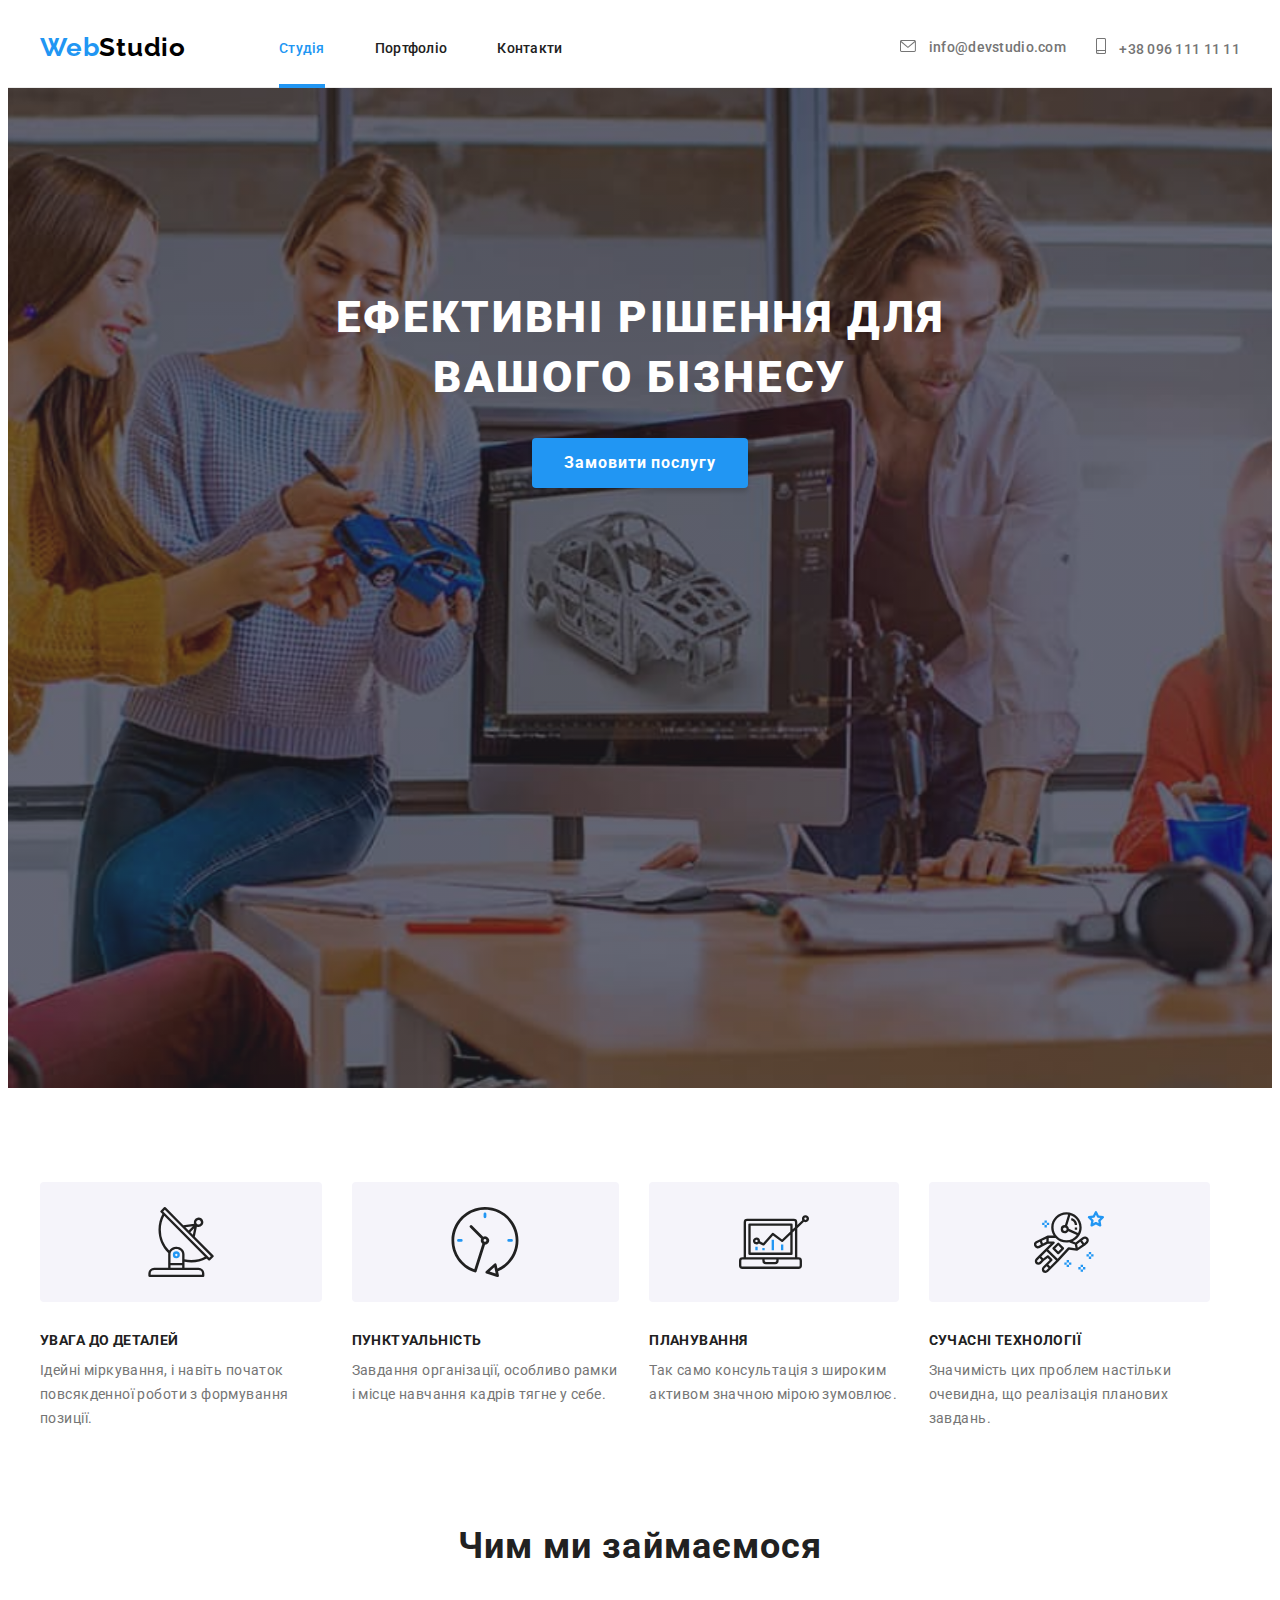
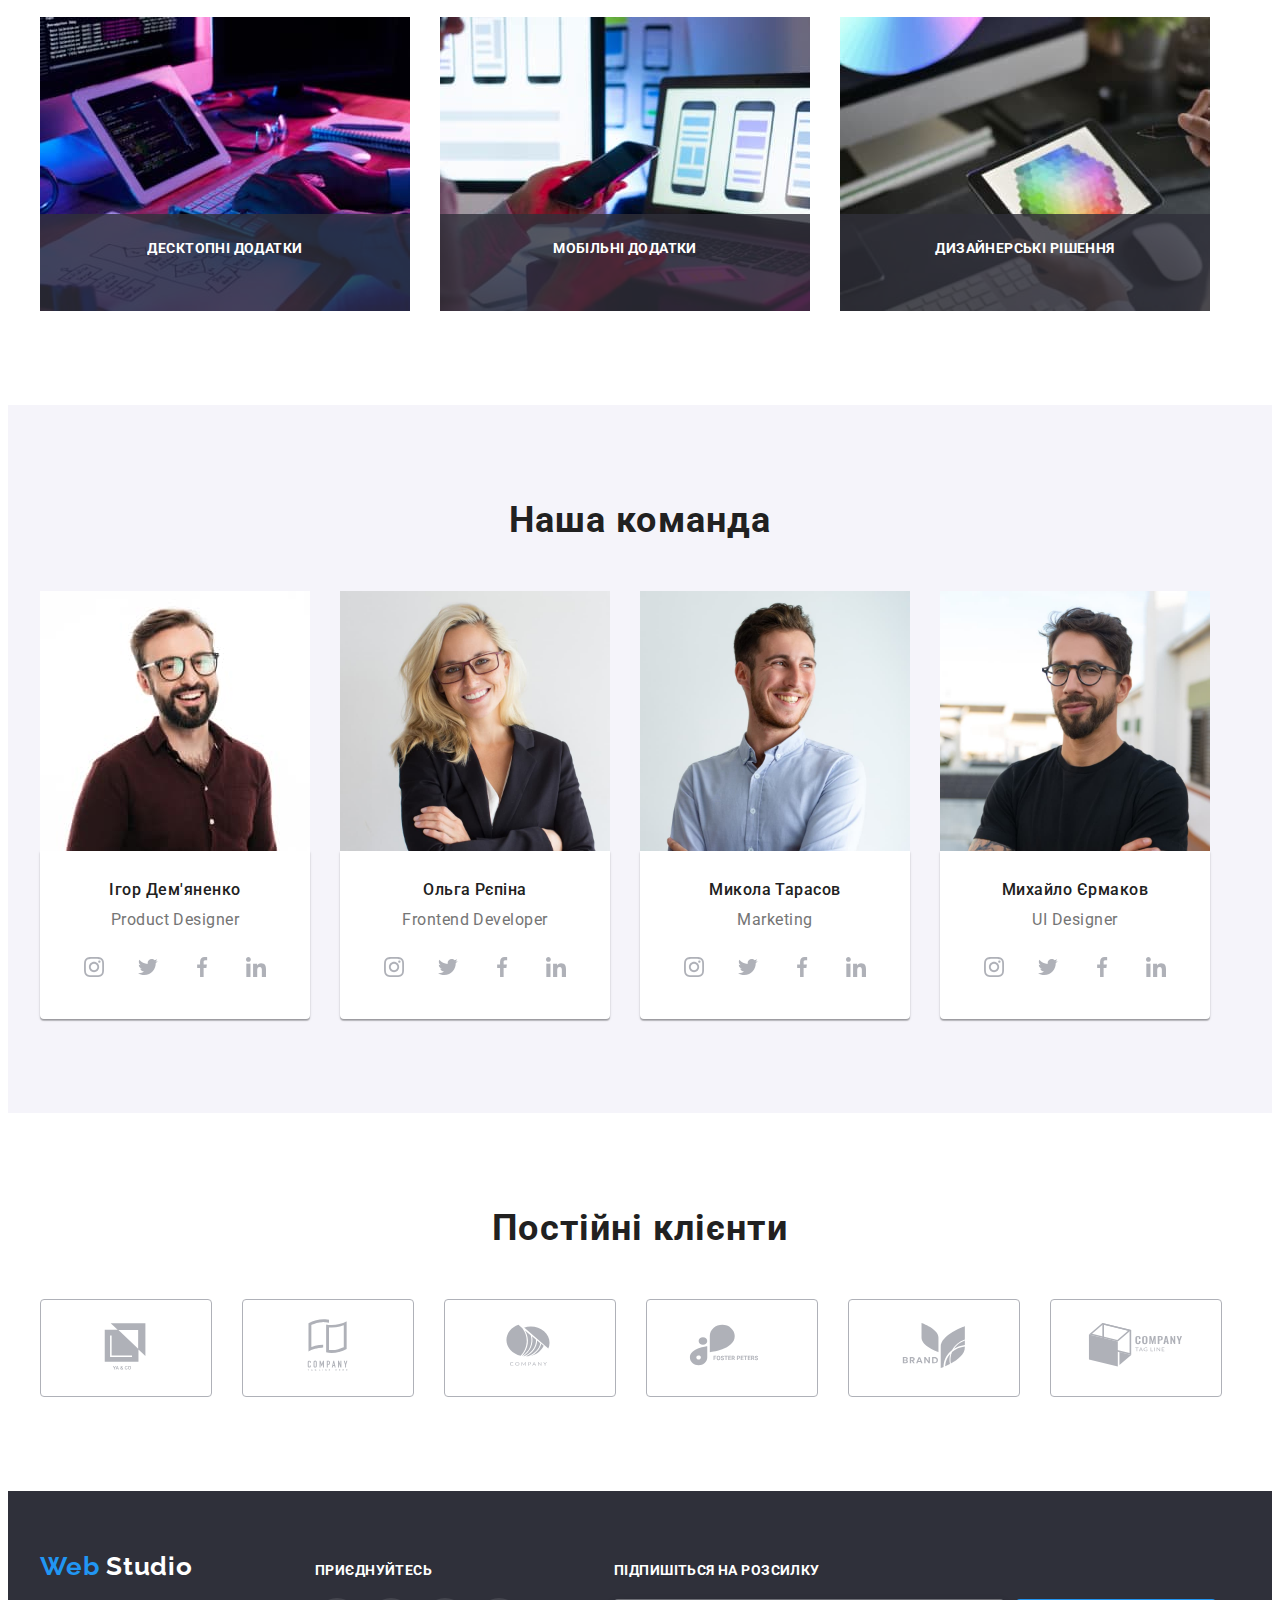
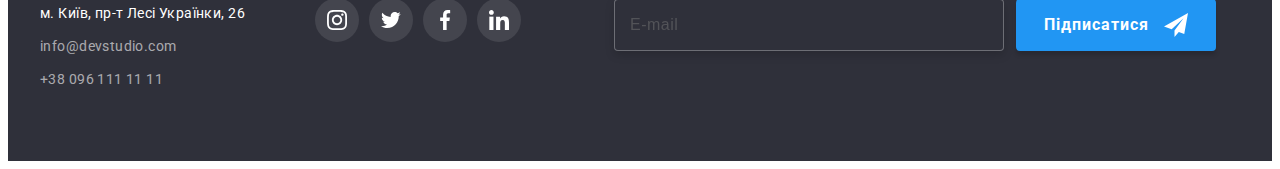
<file: index.html>
<!DOCTYPE html>
<html lang="uk">
  <head>
    <meta charset="UTF-8" />
    <meta http-equiv="X-UA-Compatible" content="IE=edge" />
    <meta name="viewport" content="width=device-width, initial-scale=1.0" />
    <title><hw-06></title>
    <link rel="preconnect" href="https://fonts.googleapis.com" />
    <link rel="preconnect" href="https://fonts.gstatic.com" crossorigin />
    <link
      href="https://fonts.googleapis.com/css2?family=Raleway:wght@700&family=Roboto:wght@400;500;700;900&display=swap"
      rel="stylesheet"
    />
    <link
      rel="stylesheet"
      href="https://cdnjs.cloudflare.com/ajax/libs/modern-normalize/1.0.0/modern-normalize.min.css"
      integrity="sha512-ISS7cAi1PEhQ8jnbJpJZMd29NlhNj4AWYyLOSp2CE/CsHxTCu+r+t0D2yoJudVrd0/8fTVPUVDzY5Tvli75u/g=="
      crossorigin="anonymous"
    />
    <link rel="stylesheet" href="./css/styles.css" />
  </head>

  <body>
    <header>
      <div class="container">
        <div class="header-page">
          <nav class="menu-nav">
            <a href="/" class="logo"><span class="accent">Web</span>Studio</a>
            <ul class="site-nav">
              <li class="item">
                <a href="./index.html" class="link current">Студія</a>
              </li>
              <li class="item">
                <a href="./portfolio.html" class="link">Портфоліо</a>
              </li>
              <li class="item">
                <a href="#" class="link">Контакти</a>
              </li>
            </ul>
          </nav>

          <ul class="contact-data">
            <li class="email">
              <a href="mailto:info@devstudio.com" class="envelope-link">
                                         
              <svg class="envelope" width="16px" height="12px">
                <use href="./img/icons.svg#icon-envelope"></use>
              </svg> info@devstudio.com</a>               
                               
            </li>
            <li class="tel"> 
              <a href="tel:+380961111111" class="smartphone-link">          
              <svg class="smartphone" width="10px" height="16px">
                <use href="./img/icons.svg#icon-smartphone"></use>
              </svg>
          +38 096 111 11 11</a>
            </li>
          </ul>
        </div>
      </div>
    </header>

    <main>
      <section class="hero">
        <div class="container">
          <h1 class="hero-title">Ефективні рішення для вашого бізнесу</h1>
          <button type="button" class="button-open" data-modal-open>Замовити послугу</button>
        </div>
      </section>

      <section class="section fearure">
        <div class="container">
          <ul class="fearure-list">
            <li class="fearure-item">
              <div class="icon-fearure">
                <svg width="70px" height="70px">
                  <use href="./img/icons.svg#icon-antenna"></use>
                </svg>
              </div>
              <h3 class="fearures-title">УВАГА ДО ДЕТАЛЕЙ</h3>
              <p class="fearures-text">
                Ідейні міркування, i навіть початок повсякденної роботи з
                формування позиції.
              </p>
            </li>
            <li class="fearure-item">
              <div class="icon-fearure">
                <svg width="70px" height="70px">
                  <use href="./img/icons.svg#icon-clock"></use>
                </svg>
              </div>
              <h3 class="fearures-title">ПУНКТУАЛЬНІСТЬ</h3>
              <p class="fearures-text">
                Завдання організації, особливо рамки i місце навчання кадрів
                тягне у себе.
              </p>
            </li>

            <li class="fearure-item">
              <div class="icon-fearure">
                <svg width="70px" height="70px">
                  <use href="./img/icons.svg#icon-diagram"></use>
                </svg>
              </div>
              <h3 class="fearures-title">ПЛАНУВАННЯ</h3>
              <p class="fearures-text">
                Так само консультація з широким активом значною мірою зумовлює.
              </p>
            </li>
            <li class="fearure-item">
              <div class="icon-fearure">
                <svg width="70px" height="70px">
                  <use href="./img/icons.svg#icon-astronaut"></use>
                </svg>
              </div>
              <h3 class="fearures-title">СУЧАСНІ ТЕХНОЛОГІЇ</h3>
              <p class="fearures-text">
                Значимість цих проблем настільки очевидна, що реалізація
                планових завдань.
              </p>
            </li>
          </ul>
        </div>
      </section>
      <section class="section work">
        <div class="container">
          <h2 class="section-title">Чим ми займаємося</h2>
          <ul class="work-list">
            <li class="item">
              
              <img src="./img/box-1.jpg" alt="Розробка сайту" width="370" />
            
              <p class="label">Десктопні додатки</p>
            </li>
            <li class="item">
              <img
                src="./img/box-2.jpg"
                alt="Створення мобільної версії"
                width="370"
              />
              <p class="label">Мобільні додатки</p>
              
            </li>
            <li class="item">
              <img src="./img/box-3.jpg" alt="Веб-дизайн" width="370" />
              <p class="label">Дизайнерські рішення</p>
            </li>
          </ul>
        </div>
      </section>
      <section class="section team">
        <div class="container">
          <h2 class="section-title">Наша команда</h2>
          <ul class="team-list">
            <li class="item">
              <img
                src="./img/team-card-1.jpg"
                alt="Ігор Дем'яненко"
                width="270"
              />
              <div class="team-person">
                <h3 class="team-name">Ігор Дем'яненко</h3>
                <p class="team-speciality">Product Designer</p>
                <ul class="social-links">
                  <li class="social-link">
                    <a href="#" class="person-social-link">
                    <svg width="20" height="20">
                      <use href="./img/icons.svg#icon-instagram"></use>
                    </svg>
                    </a>
                  </li>
                  <li class="social-link">
                    <a href="#" class="person-social-link">
                    <svg width="20" height="20">
                      <use href="./img/icons.svg#icon-twitter"></use>
                    </svg>
                  </a>
                  </li>
                  <li class="social-link">
                    <a href="#" class="person-social-link">
                    <svg width="20" height="20">
                      <use href="./img/icons.svg#icon-facebook"></use>
                    </svg>
                  </a>
                  </li>
                  <li class="social-link">
                    <a href="#" class="person-social-link">
                    <svg width="20" height="20">
                      <use href="./img/icons.svg#icon-linkedin"></use>
                    </svg>
                  </a>
                  </li>
                </ul>
              </div>
            </li>
            <li class="item">
              <img src="./img/team-card-2.jpg" alt="Ольга Рєпіна" width="270" />
              <div class="team-person">
                <h3 class="team-name">Ольга Рєпіна</h3>
                <p class="team-speciality">Frontend Developer</p>
                <ul class="social-links">
                  <li class="social-link">
                    <a href="#" class="person-social-link">
                    <svg width="20" height="20">
                      <use href="./img/icons.svg#icon-instagram"></use>
                    </svg>
                    </a>
                  </li>
                  <li class="social-link">
                    <a href="#" class="person-social-link">
                    <svg width="20" height="20">
                      <use href="./img/icons.svg#icon-twitter"></use>
                    </svg>
                  </a>
                  </li>
                  <li class="social-link">
                    <a href="#" class="person-social-link">
                    <svg width="20" height="20">
                      <use href="./img/icons.svg#icon-facebook"></use>
                    </svg>
                  </a>
                  </li>
                  <li class="social-link">
                    <a href="#" class="person-social-link">
                    <svg width="20" height="20">
                      <use href="./img/icons.svg#icon-linkedin"></use>
                    </svg>
                  </a>
                  </li>
                </ul>
              </div>
            </li>
            <li class="item">
              <img
                src="./img/team-card-3.jpg"
                alt="Микола Тарасов"
                width="270"
              />
              <div class="team-person">
                <h3 class="team-name">Микола Тарасов</h3>
                <p class="team-speciality">Marketing</p>
                <ul class="social-links">
                  <li class="social-link">
                    <a href="#" class="person-social-link">
                    <svg width="20" height="20">
                      <use href="./img/icons.svg#icon-instagram"></use>
                    </svg>
                    </a>
                  </li>
                  <li class="social-link">
                    <a href="#" class="person-social-link">
                    <svg width="20" height="20">
                      <use href="./img/icons.svg#icon-twitter"></use>
                    </svg>
                  </a>
                  </li>
                  <li class="social-link">
                    <a href="#" class="person-social-link">
                    <svg width="20" height="20">
                      <use href="./img/icons.svg#icon-facebook"></use>
                    </svg>
                  </a>
                  </li>
                  <li class="social-link">
                    <a href="#" class="person-social-link">
                    <svg width="20" height="20">
                      <use href="./img/icons.svg#icon-linkedin"></use>
                    </svg>
                  </a>
                  </li>
                </ul>
              </div>
            </li>
            <li class="item">
              <img
                src="./img/team-card-4.jpg"
                alt="Михайло Єрмаков"
                width="270"
              />
              <div class="team-person">
                <h3 class="team-name">Михайло Єрмаков</h3>
                <p class="team-speciality">UI Designer</p>
                <ul class="social-links">
                  <li class="social-link">
                    <a href="#" class="person-social-link">
                    <svg width="20" height="20">
                      <use href="./img/icons.svg#icon-instagram"></use>
                    </svg>
                    </a>
                  </li>
                  <li class="social-link">
                    <a href="#" class="person-social-link">
                    <svg width="20" height="20">
                      <use href="./img/icons.svg#icon-twitter"></use>
                    </svg>
                  </a>
                  </li>
                  <li class="social-link">
                    <a href="#" class="person-social-link" >
                    <svg width="20" height="20">
                      <use href="./img/icons.svg#icon-facebook"></use>
                      
                    </svg>
                  </a>
                  </li>
                  <li class="social-link">
                    <a href="#" class="person-social-link">
                    <svg width="20" height="20">
                      <use href="./img/icons.svg#icon-linkedin"></use>
                    </svg>
                  </a>
                  </li>
                </ul>
              </div>
            </li>
          </ul>
        </div>
      </section>
      <section class="section">
        <div class="container">
          <h2 class="section-title">Постійні клієнти</h2>
          <ul class="client-list">
            
            <li class="client">
              <a href="#" class="client-company">
                <svg class="client-logo" width="106" height="60">
                <use href="./img/icons.svg#icon-client-1"></use>
              </svg>           
          </a>
            </li>
            <li class="client">
              <a href="#" class="client-company">
                
              <svg class="client-logo" width="106" height="60">
                <use href="./img/icons.svg#icon-client-2"></use>
              </svg>
           
          </a>
            </li>
            <li class="client">
              <a href="#" class="client-company">
                
              <svg class="client-logo" width="106" height="60">
                <use href="./img/icons.svg#icon-client-3"></use>
              </svg>
            </a>
            </li>
            <li class="client">
              <a href="#" class="client-company">
               
              <svg class="client-logo" width="106" height="60">
                <use href="./img/icons.svg#icon-client-4"></use>
              </svg>
           
          </a>
            </li>
            <li class="client">

              <a href="#" class="client-company">
                
              <svg class="client-logo" width="106" height="60">
                <use href="./img/icons.svg#icon-client-5"></use>
              </svg>
           
          </a>
            </li>
            <li class="client">
              
              <a href="#" class="client-company">
                
              <svg class="client-logo" width="106" height="60">
                <use href="./img/icons.svg#icon-client-6"></use>
              </svg>          
                    </a>
            </li>
          </ul>   


    </main>

    <footer>
      <div class="container">
        <div class="footer-page">
        <div class="footer-logo-address">
          <a href="/" class="logo"
            ><span class="accent">Web</span>
            <span class="logo-studio">Studio</span>
          </a>
        
        
          <address>
            <ul class="address">
              <li class="item-address">м. Київ, пр-т Лесі Українки, 26</li>
              <li class="item-address">
                <a href="mailto:info@devstudio.com" class="address-email"
                  >info@devstudio.com</a
                >
              </li>
              <li class="item-address">
                <a href="tel:+380961111111" class="address-tel"
                  >+38 096 111 11 11</a
                >
              </li>
            </ul>
          </address>
        </div>
        <div class="social-join">
        <p class="join">Приєднуйтесь</p>
        <ul class="footer-social-links">
          <li class="footer-social-link">
            <a href="#" class="join-social-link">
            <svg width="20" height="20">
              <use href="./img/icons.svg#icon-instagram"></use>
            </svg>
            </a>
          </li>
          <li class="footer-social-link">
            <a href="#" class="join-social-link">
            <svg width="20" height="20">
              <use href="./img/icons.svg#icon-twitter"></use>
            </svg>
          </a>
          </li>
          <li class="footer-social-link">
            <a href="#" class="join-social-link">
            <svg width="20" height="20">
              <use href="./img/icons.svg#icon-facebook"></use>
            </svg>
          </a>
          </li>
          <li class="footer-social-link">
            <a href="#" class="join-social-link">
            <svg width="20" height="20">
              <use href="./img/icons.svg#icon-linkedin"></use>
            </svg>
          </a>
          </li>
        </ul>

      </div>

      <div class="subscribe">
        <p class="subscribe-slogan">Підпишіться на розсилку</p>
        <form class="form" autocomplete="off"> 
          <div class="form-field">
<input type="email" class="form-input" name="mail" id="mail" placeholder="E-mail">
<label for="mail" class="form-label"></label>

<button type="submit" class="button-footer">Підписатися
  <svg width="24" height="24">
    <use href="./img/icons.svg#icon-send"></use>
  </svg>
</button>
</form>
          </div>
        


      </div>
      </div>
    </div>
    </footer>

    <!-- Модальне вікно -->  
        
     <div class="backdrop is-hidden" data-modal>       
      <div class="modal">
        <button  type="button"  class="close-button" data-modal-close>
           <svg width="18" height="18"> 
            <use href="./img/icons.svg#icon-close-button"></use> 
          </svg> </button> 

          <p class="modal-slogan">Залиште свої дані, ми вам передзвонимо</p>

          <form class="modal-form">
            
            <div class="modal-form-field">
              
              <input type="text" class="modal-form-input" name="name" id="name" placeholder=" " >
              
              <label for="name" class="modal-form-label">Ім'я </label>
              <span class="modal-icon"><svg width="18" height="18"> 
                <use href="./img/icons.svg#icon-person-black"></use> 
              </svg> </span>
            </div>
            <div class="modal-form-field">
              
              <input type="tel" class="modal-form-input" name="tel" id="tel" placeholder=" ">
              <label for="tel" class="modal-form-label">Телефон</label>
              <span class="modal-icon"><svg width="18" height="18"> 
                <use href="./img/icons.svg#icon-phone-black"></use> 
              </svg> </span>
            </div>
            <div class="modal-form-field">
              
              <input type="email" class="modal-form-input" name="email" id="email" placeholder=" ">
              <label for="email" class="modal-form-label">Пошта</label>
              <span class="modal-icon"><svg width="18" height="18"> 
                <use href="./img/icons.svg#icon-email-black"></use> 
              </svg> </span>
            </div>
            <div class="modal-form-field">
              <textarea name="coment" id="coment" placeholder="Введіть текст"></textarea>
              <label for="coment" class="modal-form-label">Коментар</label>
            </div>
            
            <div class="contract-terms">
              <label class="contract-label">Погоджуюся з розсилкою та приймаю 
                <a href="#"class="tems">Умови договору </a>
              
              <input class="checkbox" type="checkbox" name="contract" value="Погоджуюся з розсилкою та приймаю Умови договору"  checked />
              
              <span class="icon-check"><svg width="16" height="15"> 
                <use href="./img/icons.svg#icon-check"></use> 
              </svg> </span> 
            </label>
            </div>
            <button type="submit" class="button-send">Відправити</button>

          
          </form>
      </div>    
  </div>
    <script src="./js/modal.js"></script>
    
  </body>
</html>
</file>
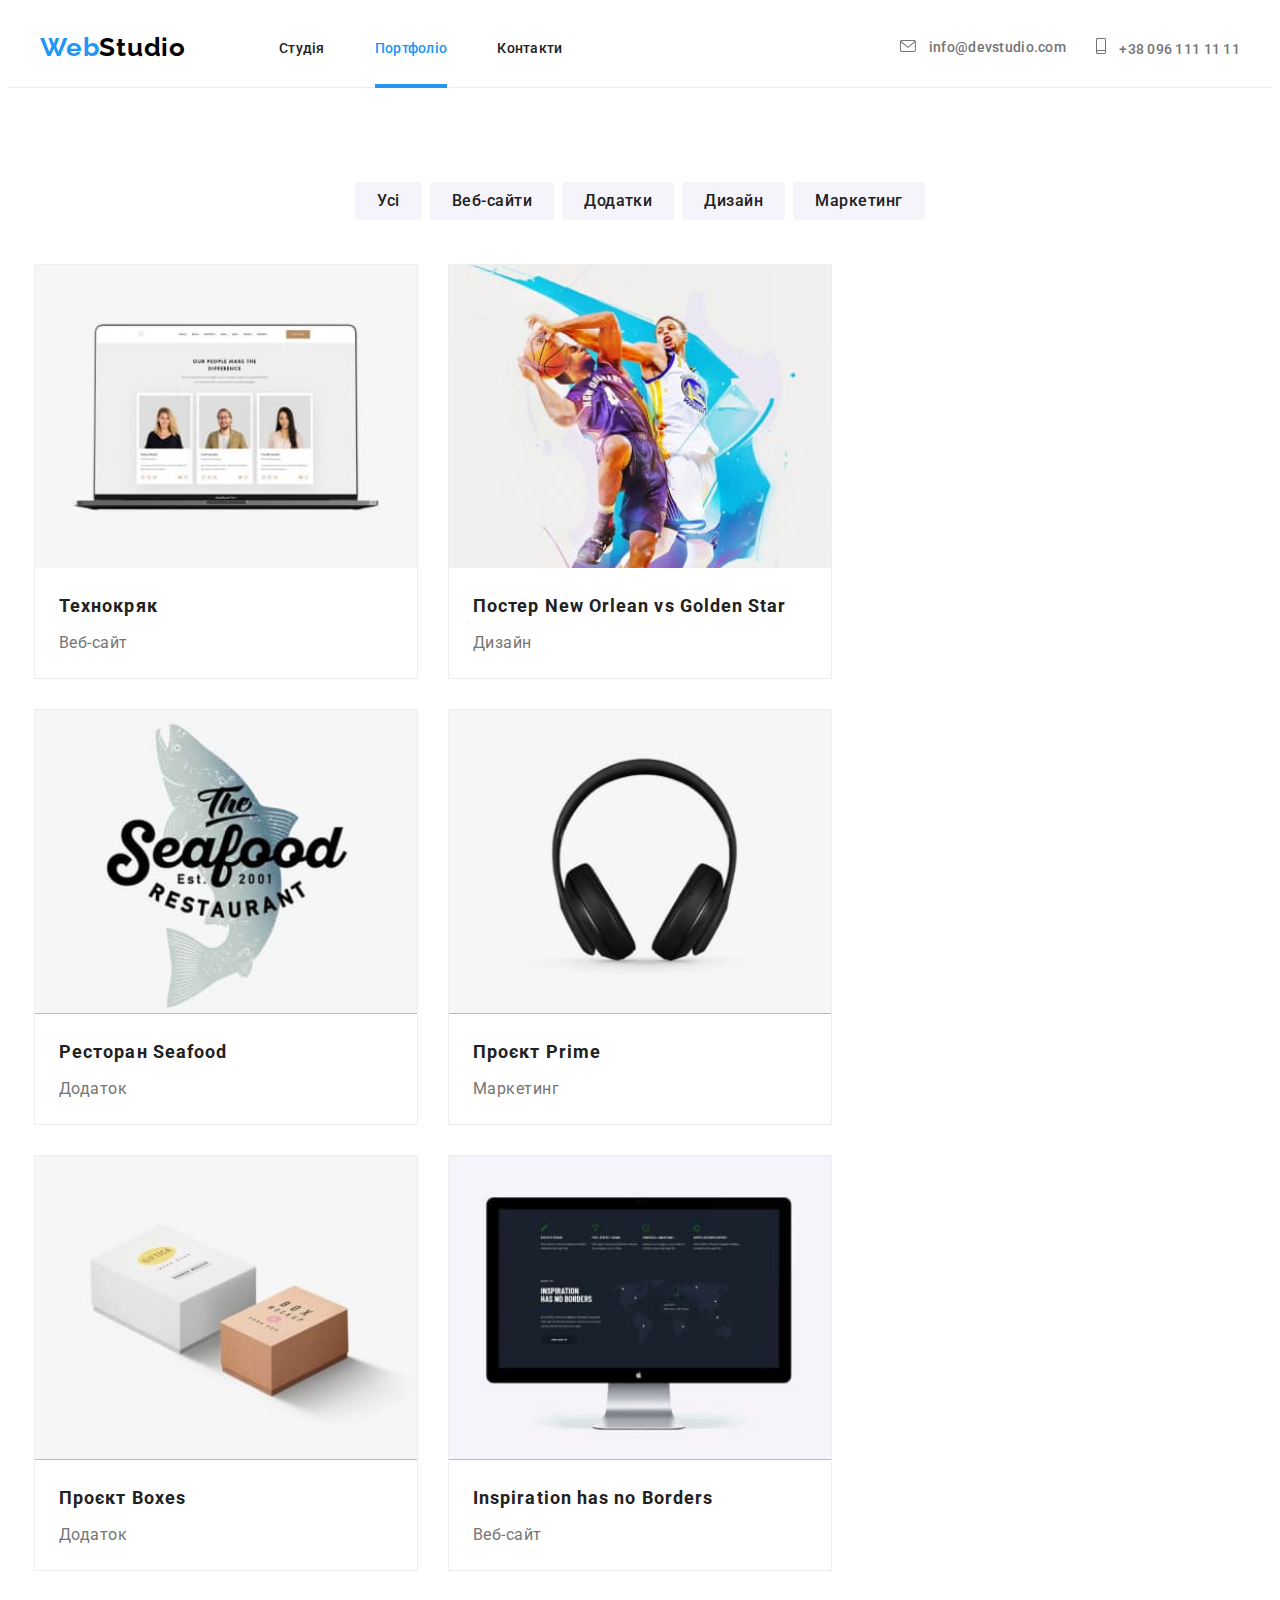
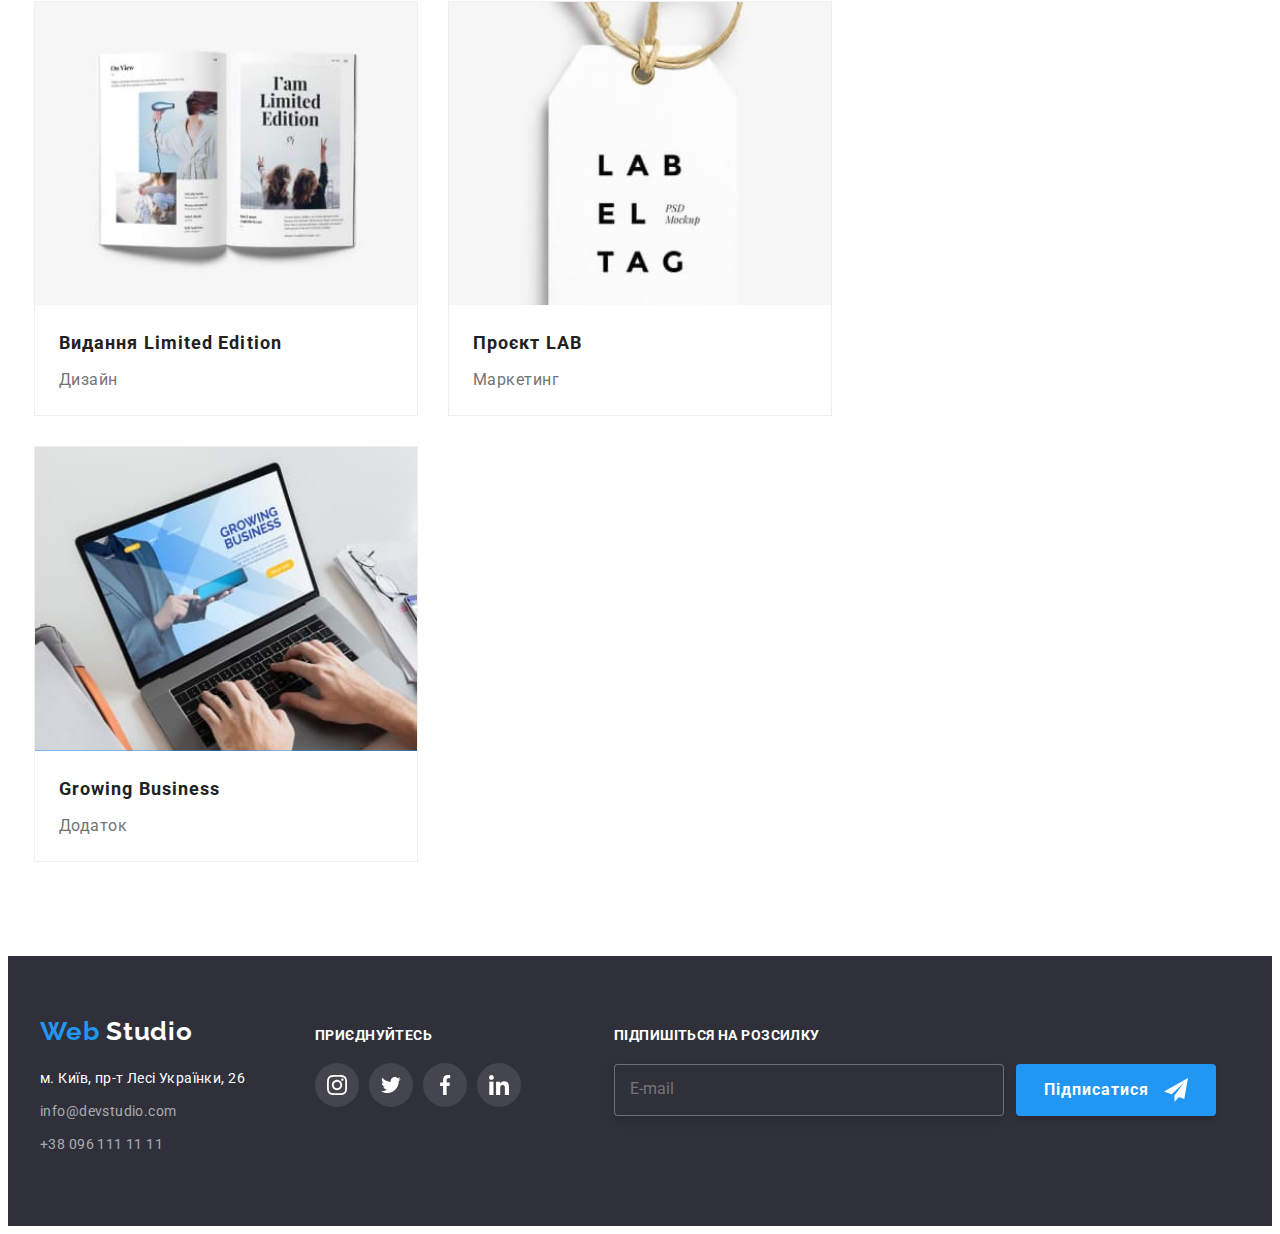
<file: portfolio.html>
<!DOCTYPE html>
<html lang="uk">
  <head>
    <meta charset="UTF-8" />
    <meta http-equiv="X-UA-Compatible" content="IE=edge" />
    <meta name="viewport" content="width=device-width, initial-scale=1.0" />
    <title><hw-06></title>
    <link rel="preconnect" href="https://fonts.googleapis.com" />
    <link rel="preconnect" href="https://fonts.gstatic.com" crossorigin />
    <link
      href="https://fonts.googleapis.com/css2?family=Raleway:wght@700&family=Roboto:wght@400;500;700;900&display=swap"
      rel="stylesheet"
    />
    <link
      rel="stylesheet"
      href="https://cdnjs.cloudflare.com/ajax/libs/modern-normalize/1.0.0/modern-normalize.min.css"
      integrity="sha512-ISS7cAi1PEhQ8jnbJpJZMd29NlhNj4AWYyLOSp2CE/CsHxTCu+r+t0D2yoJudVrd0/8fTVPUVDzY5Tvli75u/g=="
      crossorigin="anonymous"
    />
    <link rel="stylesheet" href="./css/styles.css" />
  </head>

  <body>
    <header>
      <div class="container">
        <div class="header-page">
          <nav class="menu-nav">
            <a href="/" class="logo"><span class="accent">Web</span>Studio</a>
            <ul class="site-nav">
              <li class="item">
                <a href="./index.html" class="link">Студія</a>
              </li>
              <li class="item">
                <a href="./portfolio.html" class="link current">Портфоліо</a>
              </li>
              <li class="item">
                <a href="#" class="link">Контакти</a>
              </li>
            </ul>
          </nav>

          <ul class="contact-data">
            <li class="email">
              <a href="mailto:info@devstudio.com" class="envelope-link">
                <svg class="envelope" width="16px" height="12px">
                  <use href="./img/icons.svg#icon-envelope"></use>
                </svg>
                info@devstudio.com</a
              >
            </li>
            <li class="tel">
              <a href="tel:+380961111111" class="smartphone-link">
                <svg class="smartphone" width="10px" height="16px">
                  <use href="./img/icons.svg#icon-smartphone"></use>
                </svg>
                +38 096 111 11 11</a
              >
            </li>
          </ul>
        </div>
      </div>
    </header>

    <main>
      <section class="projects">
        <div class="container">
          <div class="menu-filters">
            <ul class="filters">
              <li class="filters-item">
                <button type="button" class="filters-button">Усі</button>
              </li>
              <li class="filters-item">
                <button type="button" class="filters-button">Веб-сайти</button>
              </li>
              <li class="filters-item">
                <button type="button" class="filters-button">Додатки</button>
              </li>
              <li class="filters-item">
                <button type="button" class="filters-button">Дизайн</button>
              </li>
              <li class="filters-item">
                <button type="button" class="filters-button">Маркетинг</button>
              </li>
            </ul>
          </div>

          <ul class="project-set">
            <li class="project">
              <div class="project-overlay">
                <img src="./img/project-1.jpg" alt="Веб-сайт Технокряк" width:
                370; />
                <div class="overlay">
                  <p>
                    Ресурс пропонує комплексні пропозиції з різним рівнем
                    функціоналу та сервісів. Все це дозволить відвідувачу
                    отримати вичерпні відомості про компанію чи приватну особу.
                  </p>
                </div>
              </div>
              <div class="project-content">
                <h2 class="project-title">Технокряк</h2>
                <p class="project-description">Веб-сайт</p>
              </div>
            </li>
            <li class="project">
              <div class="project-overlay">
                <img src="./img/project-2.jpg" alt="Дизайн Постер" width: 370;
                />
                <div class="overlay">
                  <p>
                    Ресурс пропонує комплексні пропозиції з різним рівнем
                    функціоналу та сервісів. Все це дозволить відвідувачу
                    отримати вичерпні відомості про компанію чи приватну особу.
                  </p>
                </div>
              </div>
              <div class="project-content">
                <h2 class="project-title">Постер New Orlean vs Golden Star</h2>
                <p class="project-description">Дизайн</p>
              </div>
            </li>
            <li class="project">
              <div class="project-overlay">
                <img src="./img/project-3.jpg" alt="Додаток Ресторан" width:
                370; />
                <div class="overlay">
                  <p>
                    Ресурс пропонує комплексні пропозиції з різним рівнем
                    функціоналу та сервісів. Все це дозволить відвідувачу
                    отримати вичерпні відомості про компанію чи приватну особу.
                  </p>
                </div>
              </div>
              <div class="project-content">
                <h2 class="project-title">Ресторан Seafood</h2>
                <p class="project-description">Додаток</p>
              </div>
            </li>
            <li class="project">
              <div class="project-overlay">
                <img src="./img/project-4.jpg" alt="Маркетинг Проект" width:
                370; />
                <div class="overlay">
                  <p>
                    Ресурс пропонує комплексні пропозиції з різним рівнем
                    функціоналу та сервісів. Все це дозволить відвідувачу
                    отримати вичерпні відомості про компанію чи приватну особу.
                  </p>
                </div>
              </div>
              <div class="project-content">
                <h2 class="project-title">Проєкт Prime</h2>
                <p class="project-description">Маркетинг</p>
              </div>
            </li>
            <li class="project">
              <div class="project-overlay">
                <img src="./img/project-5.jpg" alt="Додаток Проект" width: 370;
                />
                <div class="overlay">
                  <p>
                    Ресурс пропонує комплексні пропозиції з різним рівнем
                    функціоналу та сервісів. Все це дозволить відвідувачу
                    отримати вичерпні відомості про компанію чи приватну особу.
                  </p>
                </div>
              </div>
              <div class="project-content">
                <h2 class="project-title">Проєкт Boxes</h2>
                <p class="project-description">Додаток</p>
              </div>
            </li>
            <li class="project">
              <div class="project-overlay">
                <img src="./img/project-6.jpg" alt="Веб-сайт Inspiration" width:
                370; />
                <div class="overlay">
                  <p>
                    Ресурс пропонує комплексні пропозиції з різним рівнем
                    функціоналу та сервісів. Все це дозволить відвідувачу
                    отримати вичерпні відомості про компанію чи приватну особу.
                  </p>
                </div>
              </div>
              <div class="project-content">
                <h2 class="project-title">Inspiration has no Borders</h2>
                <p class="project-description">Веб-сайт</p>
              </div>
            </li>
            <li class="project">
              <div class="project-overlay">
                <img src="./img/project-7.jpg" alt="Дизайн Видання" width: 370;
                />
                <div class="overlay">
                  <p>
                    Ресурс пропонує комплексні пропозиції з різним рівнем
                    функціоналу та сервісів. Все це дозволить відвідувачу
                    отримати вичерпні відомості про компанію чи приватну особу.
                  </p>
                </div>
              </div>
              <div class="project-content">
                <h2 class="project-title">Видання Limited Edition</h2>
                <p class="project-description">Дизайн</p>
              </div>
            </li>
            <li class="project">
              <div class="project-overlay">
                <img src="./img/project-8.jpg" alt="Маркетинг Проект" width:
                370; />
                <div class="overlay">
                  <p>
                    Ресурс пропонує комплексні пропозиції з різним рівнем
                    функціоналу та сервісів. Все це дозволить відвідувачу
                    отримати вичерпні відомості про компанію чи приватну особу.
                  </p>
                </div>
              </div>
              <div class="project-content">
                <h2 class="project-title">Проєкт LAB</h2>
                <p class="project-description">Маркетинг</p>
              </div>
            </li>
            <li class="project">
              <div class="project-overlay">
                <img src="./img/project-9.jpg" alt="Додаток Бізнес" width: 370;
                />
                <div class="overlay">
                  <p>
                    Ресурс пропонує комплексні пропозиції з різним рівнем
                    функціоналу та сервісів. Все це дозволить відвідувачу
                    отримати вичерпні відомості про компанію чи приватну особу.
                  </p>
                </div>
              </div>
              <div class="project-content">
                <h2 class="project-title">Growing Business</h2>
                <p class="project-description">Додаток</p>
              </div>
            </li>
          </ul>
        </div>
      </section>
    </main>

    <footer>
      <div class="container">
        <div class="footer-page">
          <div class="footer-logo-address">
            <a href="/" class="logo"
              ><span class="accent">Web</span>
              <span class="logo-studio">Studio</span>
            </a>

            <address>
              <ul class="address">
                <li class="item-address">м. Київ, пр-т Лесі Українки, 26</li>
                <li class="item-address">
                  <a href="mailto:info@devstudio.com" class="address-email"
                    >info@devstudio.com</a
                  >
                </li>
                <li class="item-address">
                  <a href="tel:+380961111111" class="address-tel"
                    >+38 096 111 11 11</a
                  >
                </li>
              </ul>
            </address>
          </div>
          <div class="social-join">
            <p class="join">Приєднуйтесь</p>
            <ul class="footer-social-links">
              <li class="footer-social-link">
                <a href="#" class="join-social-link">
                  <svg width="20" height="20">
                    <use href="./img/icons.svg#icon-instagram"></use>
                  </svg>
                </a>
              </li>
              <li class="footer-social-link">
                <a href="#" class="join-social-link">
                  <svg width="20" height="20">
                    <use href="./img/icons.svg#icon-twitter"></use>
                  </svg>
                </a>
              </li>
              <li class="footer-social-link">
                <a href="#" class="join-social-link">
                  <svg width="20" height="20">
                    <use href="./img/icons.svg#icon-facebook"></use>
                  </svg>
                </a>
              </li>
              <li class="footer-social-link">
                <a href="#" class="join-social-link">
                  <svg width="20" height="20">
                    <use href="./img/icons.svg#icon-linkedin"></use>
                  </svg>
                </a>
              </li>
            </ul>
          </div>
          <div class="subscribe">
            <p class="subscribe-slogan">Підпишіться на розсилку</p>
            <form class="form" autocomplete="off"> 
              <div class="form-field">
    <input type="email" class="form-input" name="mail" id="mail" placeholder=" ">
    <label for="mail" class="form-label">E-mail</label>
    
    <button type="submit" class="button-footer">Підписатися
      <svg width="24" height="24">
        <use href="./img/icons.svg#icon-send"></use>
      </svg>
    </button>
    </form>
              </div>          
    

          </div>
          </div>
        </div>
        </footer>
        </div>
      </div>
    </footer>
  </body>
</html>
</file>
<file: css/styles.css>
:root {
  --primary-text-color: #757575;
  --title-text-color: #212121;
  --accent-color: #2196f3;
  --primary-white-color: #fff;
}

body {
  background-color: var(--primary-white-color);
  color: var(--primary-text-color);
  font-family: "Roboto", sans-serif;
}
.container {
  width: 1200px;
  padding-left: 15px;
  padding-right: 15px;
  margin: 0 auto;
}

h2,
h3 {
  color: var(--title-text-color);
}
h1,
h2,
h3,
p,
ul {
  margin-left: 0;
  margin-right: 0;
  margin-top: 0;
  margin-bottom: 0;
}
section {
  padding-top: 94px;
  padding-bottom: 94px;
}
img {
  display: block;
  min-width: 100%;
  height: auto;
}
header {
  background-color: var(--primary-white-color);
  border-bottom: 1px solid #ececec;
  padding-top: 24px;
  padding-bottom: 24px;
}
.header-page {
  display: flex;
}

.menu-nav {
  display: flex;
  align-items: center;
}
.site-nav {
  display: flex;
  margin-left: 93px;
}
.site-nav .item {
  margin-right: 50px;
}
.site-nav .item:last-child {
  margin-right: 0;
}

.logo,
.accent {
  color: #000;
  font-family: "Raleway";
  font-weight: 700;
  font-size: 26px;
  line-height: 1.19;
  letter-spacing: 0.03em;
  text-decoration: none;
}

.accent {
  color: var(--accent-color);
}
ul {
  list-style: none;
  padding-left: 0;
}

.site-nav a {
  color: var(--title-text-color);
  font-weight: 500;
  font-size: 14px;
  line-height: 1.2;
  letter-spacing: 0.02em;
  transition: color 250ms cubic-bezier(0.4, 0, 0.2, 1);
}
.site-nav .link:hover,
.site-nav .link:focus {
  color: var(--accent-color);
}
.site-nav .link.current {
  color: var(--accent-color);
}
.item {
  position: relative;
}
.link.current::before {
  position: absolute;
  top: 46px;
  display: inline-block;
  content: "";
  width: 100%;
  height: 4px;
  background-color: #2196f3;
}
a {
  text-decoration: none;
}

.tel,
.email {
  color: var(--primary-text-color);
  font-weight: 500;
  font-size: 14px;
  line-height: 1.2;
  letter-spacing: 0.02em;
}

.envelope-link:hover,
.envelope-link:focus,
.smartphone-link:hover,
.smartphone-link:focus {
  color: var(--accent-color);
  fill: var(--accent-color);
}
.email {
  margin-right: 30px;
}
.envelope,
.smartphone {
  margin-right: 10px;
}

.envelope-link,
.smartphone-link {
  fill: var(--primary-text-color);
  color: var(--primary-text-color);
  transition: color 250ms cubic-bezier(0.4, 0, 0.2, 1);
}
.link-contact {
  margin-left: 10px;
}
.person-social-link {
  fill: #afb1b8;
  display: flex;
  width: 44px;
  height: 44px;
  align-items: center;
  justify-content: center;
  border-radius: 100%;
  transition: background-color 250ms cubic-bezier(0.4, 0, 0.2, 1),
    color 250ms cubic-bezier(0.4, 0, 0.2, 1);
}

.join-social-link {
  display: flex;
  width: 44px;
  height: 44px;
  align-items: center;
  justify-content: center;
  fill: var(--primary-white-color);
  background-color: rgba(255, 255, 255, 0.1);
  border-radius: 100%;
  transition: background-color 250ms cubic-bezier(0.4, 0, 0.2, 1),
    color 250ms cubic-bezier(0.4, 0, 0.2, 1);
}

.person-social-link:hover,
.person-social-link:focus,
.join-social-link:hover,
.join-social-link:focus {
  fill: var(--primary-white-color);
  background-color: var(--accent-color);
}

.email .link-contact {
  margin-right: 50px;
}
.contact-data {
  display: flex;
  margin-right: 0;
  margin-left: 0;
  align-items: center;
  margin-left: auto;
}

.hero {
  background: #2f303a;
  text-align: center;
  display: flex;
  padding-top: 200px;
  padding-bottom: 200px;
  height: 600px;
  max-width: 1600px;
  margin-left: auto;
  margin-right: auto;
  background-image: linear-gradient(
      rgba(47, 48, 58, 0.4),
      rgba(47, 48, 58, 0.4)
    ),
    url("../img/hero.jpg");
  background-position: center;
  background-size: cover;
  background-repeat: no-repeat;
}
.hero-title {
  color: var(--primary-white-color);
  font-weight: 900;
  font-size: 44px;
  line-height: 1.36;
  letter-spacing: 0.06em;
  text-transform: uppercase;
  max-width: 696px;
  margin-left: auto;
  margin-right: auto;
  text-align: center;
  padding-bottom: 30px;
}
.button-open {
  font-family: inherit;
  font-weight: 700;
  font-size: 16px;
  line-height: 1.88;
  align-items: center;
  letter-spacing: 0.06em;
  color: var(--primary-white-color);
  background-color: var(--accent-color);
  cursor: pointer;
  box-shadow: 0px 4px 4px rgba(0, 0, 0, 0.15);
  border-radius: 4px;
  padding: 10px 32px;
  min-width: 216px;
  border: 0;
}
.button-open:active {
  background-color: #188ce8;
}
.fearure {
  background-color: var(--primary-white-color);
}
.icon-fearure {
  display: flex;
  align-items: center;
  justify-content: center;
  background-color: #f5f4fa;
  height: 120px;
  border-radius: 4px;
  margin-bottom: 30px;
}

.fearure-list {
  display: flex;
  padding-left: 0;
}
.fearure-list .item {
  width: 270px;
  margin-left: 15px;
  margin-right: 15px;
}
.fearure-list .item:first-child {
  margin-left: 0;
}
.fearure-list .item:last-child {
  margin-right: 0;
}

.fearures-title {
  font-size: 14px;
  line-height: 1.2;
  letter-spacing: 0.03em;
  text-transform: uppercase;
}
.fearures-text {
  font-size: 14px;
  line-height: 1.71;
  letter-spacing: 0.03em;
  margin-top: 10px;
}
.section-title {
  font-size: 36px;
  line-height: 1.17;
  text-align: center;
  letter-spacing: 0.03em;
}
.work {
  padding-top: 0;
}
.work-list,
.team-list,
.client-list {
  display: flex;
  margin-top: 50px;
}
.work-list .item,
.team-list .item {
  margin-left: 15px;
  margin-right: 15px;
}
.work-list .item:first-child,
.team-list .item:first-child {
  margin-left: 0;
}
.work-list .item:last-child,
.team-list .item:last-child {
  margin-right: 0;
}
.work-list .item {
  position: relative;
}
.label {
  position: absolute;
  bottom: 0;
  right: 0;
  left: 0;
  height: 70px;
  padding-top: 27px;
  font-style: normal;
  font-weight: 700;
  font-size: 14px;
  line-height: 1.14;
  text-align: center;
  letter-spacing: 0.03em;
  text-transform: uppercase;
  color: var(--primary-white-color);
  background: rgba(47, 48, 58, 0.8);
}

.team-name {
  font-weight: 500;
  font-size: 16px;
  line-height: 1.18;
  letter-spacing: 0.03em;
  text-align: center;
  padding-bottom: 10px;
}
.team-speciality {
  font-size: 16px;
  line-height: 1.19;
  letter-spacing: 0.03em;
  text-align: center;
}
.team-person {
  padding-top: 30px;
  padding-right: 32px;
  padding-left: 32px;
  padding-bottom: 30px;
  background-color: var(--primary-white-color);
  box-shadow: 0px 1px 3px rgba(0, 0, 0, 0.12), 0px 1px 1px rgba(0, 0, 0, 0.14),
    0px 2px 1px rgba(0, 0, 0, 0.2);
  border-radius: 0px 0px 4px 4px;
}
.social-links {
  display: flex;
  margin-top: 16px;
}
.social-link {
  margin-right: 10px;
}
.social-link:last-child {
  margin-right: 0;
}
.fearure-item {
  margin-right: 30px;
}
.team {
  background: #f5f4fa;
}

/* Наші клієнти */
.client-company {
  padding: 16px 32px;
  border: 1px solid;
  border-radius: 4px;
  color: #afb1b8;
  fill: #afb1b8;
  transition: color 250ms cubic-bezier(0.4, 0, 0.2, 1);
}
.client-list {
  display: flex;
  gap: 30px;
}
.client {
  display: flex;
}
.client-logo {
  transition: fill 250ms cubic-bezier(0.4, 0, 0.2, 1);
}

.client-company:hover,
.client-company:focus {
  fill: var(--accent-color);
  color: var(--accent-color);
}
/* Футер */
footer {
  background-color: #2f303a;
  padding-top: 60px;
  padding-bottom: 60px;
}
.footer-page {
  display: flex;
  align-items: baseline;
}

.logo-studio {
  color: var(--primary-white-color);
}
address {
  margin-top: 20px;
}
address,
.address-email,
.address-tel {
  font-style: normal;
  font-size: 14px;
  line-height: 1.71;
  letter-spacing: 0.03em;
  color: var(--primary-white-color);
}

.address-email,
.address-tel {
  color: rgba(255, 255, 255, 0.6);
}
.item-address {
  margin-bottom: 9px;
}
.footer-social-links {
  display: flex;
}
.join {
  font-weight: 700;
  font-size: 14px;
  line-height: 16px;
  letter-spacing: 0.03em;
  text-transform: uppercase;
  color: var(--primary-white-color);
  margin-bottom: 20px;
}
.footer-logo-address {
  margin-right: 70px;
}
.footer-social-link {
  margin-right: 10px;
}
.footer-social-link:last-child {
  margin-right: 0;
}
.subscribe-slogan {
  font-style: normal;
  font-weight: 700;
  font-size: 14px;
  line-height: 1.14;
  letter-spacing: 0.03em;
  text-transform: uppercase;
  color: var(--primary-white-color);
  margin-bottom: 20px;
}
.subscribe {
  margin-left: 93px;
}
.form-input {
  width: 358px;
  padding: 15px;
  background-color: #2f303a;
  border: 1px solid rgba(255, 255, 255, 0.3);
  filter: drop-shadow(0px 4px 4px rgba(0, 0, 0, 0.15));
  border-radius: 4px;
  color: rgba(255, 255, 255, 0.6);
  font-weight: 400;
  font-size: 16px;
  line-height: 1.25;
  letter-spacing: 0.03em;
}
.form-input:focus {
  outline: none;
  color: rgba(255, 255, 255, 0.6);
}

.form-field {
  display: flex;
  position: relative;
}
.form-label {
  position: absolute;
  top: 15px;
  left: 16px;
  display: flex;
}

.button-footer {
  font-family: inherit;
  font-weight: 700;
  font-size: 16px;
  line-height: 1.88;
  align-items: center;
  letter-spacing: 0.06em;
  color: var(--primary-white-color);
  background-color: var(--accent-color);
  cursor: pointer;
  box-shadow: 0px 4px 4px rgba(0, 0, 0, 0.15);
  border-radius: 4px;
  padding: 10px 28px;
  min-width: 200px;
  border: 0;
  display: flex;
  justify-content: space-between;
  margin-left: 12px;
  transition: background-color 250ms cubic-bezier(0.4, 0, 0.2, 1);
}
.button-footer:hover,
.button-footer:focus {
  background-color: #188ce8;
}

/* Портфоліо */

main {
  background-color: var(--primary-white-color);
}
.filters {
  background-color: var(--primary-white-color);
  display: flex;
}
.menu-filters {
  display: flex;
  justify-content: center;
  margin-bottom: 50px;
}

.filters-item {
  margin-right: 8px;
}

.filters-button {
  font-family: inherit;
  cursor: pointer;
  color: var(--title-text-color);
  font-weight: 500;
  font-size: 16px;
  line-height: 1.62;
  text-align: center;
  letter-spacing: 0.03em;
  border: 0;
  padding: 6px 22px;
  background: #f5f4fa;
  border-radius: 4px;
  transition: color 250ms cubic-bezier(0.4, 0, 0.2, 1),
    background-color 250ms cubic-bezier(0.4, 0, 0.2, 1);
}
.filters-item:last-child {
  margin-right: 0;
}
.filters-button:hover,
.filters-button:focus {
  background-color: var(--accent-color);
  color: var(--primary-white-color);
  box-shadow: 0px 3px 1px rgba(0, 0, 0, 0.1), 0px 1px 2px rgba(0, 0, 0, 0.08),
    0px 2px 2px rgba(0, 0, 0, 0.12);
}
.project-set {
  display: flex;
  flex-wrap: wrap;
  margin-top: -36px;
  margin-left: -36px;
}
.project-set > .project {
  background: var(--primary-white-color);
  border: 1px solid #eeeeee;
  flex-basis: calc(100% / 3 - 30px);
  margin-top: 30px;
  margin-left: 30px;
}

.project:hover {
  box-shadow: 0px 1px 1px rgba(0, 0, 0, 0.12), 0px 4px 4px rgba(0, 0, 0, 0.06),
    1px 4px 6px rgba(0, 0, 0, 0.16);
}
.project-content {
  padding: 20px 24px;
}

.project:hover .overlay {
  transform: translateY(0%);
}
.project-overlay {
  overflow: hidden;
  position: relative;
}

.overlay {
  position: absolute;
  top: 0;
  left: 0;
  width: 100%;
  height: 100%;
  transform: translateY(100%);
  transition: transform 250ms cubic-bezier(0.4, 0, 0.2, 1);
}

.overlay > p {
  width: 370px;
  height: 294px;
  background-color: var(--accent-color);
  color: var(--primary-white-color);
  padding: 63px 24px;
  font-style: normal;
  font-weight: 400;
  font-size: 18px;
  line-height: 1.56;
  letter-spacing: 0.03em;
}

.project-title {
  font-size: 18px;
  line-height: 2;
  letter-spacing: 0.06em;
  padding-bottom: 4px;
}
.project-description {
  font-size: 16px;
  line-height: 1.88;
  letter-spacing: 0.03em;
}
/* Модальне вікно */
.backdrop {
  position: fixed;
  top: 0;
  left: 0;
  width: 100%;
  height: 100%;
  opacity: 1;
  scale: 1;
  background-color: rgba(0, 0, 0, 0.2);
  transition: opacity 250ms cubic-bezier(0.4, 0, 0.2, 1),
    scale 250ms cubic-bezier(0.4, 0, 0.2, 1),
    visibility 250ms cubic-bezier(0.4, 0, 0.2, 1);
}
.backdrop.is-hidden {
  visibility: hidden;
  opacity: 0;
  pointer-events: none;
  scale: 0.5;
}
.backdrop.is-hidden .modal {
  transform: translate(-50%, -50%);
  scale: 0.5;
}

.modal {
  position: absolute;
  top: 50%;
  left: 50%;
  transform: translate(-50%, -50%);
  transition: transform 250ms cubic-bezier(0.4, 0, 0.2, 1),
    scale 250ms cubic-bezier(0.4, 0, 0.2, 1);
  min-height: 581px;
  min-width: 528px;
  background-color: var(--primary-white-color);
  box-shadow: 0px 1px 3px rgba(0, 0, 0, 0.12), 0px 1px 1px rgba(0, 0, 0, 0.14),
    0px 2px 1px rgba(0, 0, 0, 0.2);
  border-radius: 4px;
  scale: 1;
  padding: 40px;
}
.close-button {
  display: flex;
  width: 30px;
  height: 30px;
  position: fixed;
  top: 8px;
  right: 8px;
  background: var(--primary-white-color);
  border: 1px solid rgba(0, 0, 0, 0.1);
  border-radius: 50%;
  align-items: center;
  justify-content: center;
  cursor: pointer;
  transition: fill 250ms cubic-bezier(0.4, 0, 0.2, 1);
}
.close-button:hover,
.close-button:focus {
  fill: var(--accent-color);
}

.modal-slogan {
  font-style: normal;
  font-weight: 700;
  font-size: 20px;
  line-height: 1.15;
  text-align: center;
  letter-spacing: 0.03em;
  color: var(--title-text-color);
}
.modal-form {
  margin-top: 36px;
}
.modal-form-field {
  position: relative;
}
.modal-icon {
  position: absolute;
  top: 11px;
  left: 12px;
  transition: fill 250ms cubic-bezier(0.4, 0, 0.2, 1);
}

.modal-form-label {
  font-size: 12px;
  line-height: 1.17;
  letter-spacing: 0.01em;
  color: var(--primary-text-color);
  position: absolute;
  top: -18px;
  left: 0;
}
.modal-form-input {
  width: 100%;
  border: 1px solid rgba(33, 33, 33, 0.2);
  border-radius: 4px;
  height: 40px;
  margin-bottom: 27.43px;
  transition: border 250ms cubic-bezier(0.4, 0, 0.2, 1);
}
.modal-form-input:focus ~ .modal-icon {
  fill: var(--accent-color);
}
input.modal-form-input:focus {
  padding-left: 42px;
  outline: none;
  border: 1px solid var(--accent-color);
}

textarea {
  width: 100%;
  height: 120px;
  padding: 12px 16px;
  border: 1px solid rgba(33, 33, 33, 0.2);
  border-radius: 4px;
  font-size: 12px;
  line-height: 1.17;
  letter-spacing: 0.01em;
  resize: none;
  transition: border 250ms cubic-bezier(0.4, 0, 0.2, 1);
}
::placeholder {
  color: rgba(117, 117, 117, 0.5);
}
textarea:focus {
  outline: none;
  border: 1px solid var(--accent-color);
}
.contract-label {
  position: relative;
  font-size: 14px;
  line-height: 1.71;
  letter-spacing: 0.03em;
  color: var(--primary-text-color);
  display: inline-block;
}
.checkbox {
  margin-right: 8.38px;
  position: absolute;
  right: 100%;
  top: 20%;
  width: 16px;
  height: 15px;
  border: 2px solid #212121;
  margin-right: 8.38px;
  appearance: none;
}
.checkbox:checked {
  appearance: none;
}

.icon-check {
  position: absolute;
  right: 102.3%;
  top: 20%;
  width: 16px;
  height: 15px;
  border-radius: 2px;
  transition: background-color 250ms cubic-bezier(0.4, 0, 0.2, 1);
}
.checkbox:checked + .icon-check {
  background-size: contain;
  background-color: var(--accent-color);
  background-origin: border-box;
  border-color: transparent;
}

.tems {
  text-decoration-line: underline;
  color: var(--accent-color);
}
.contract-terms {
  margin-top: 20px;
  margin-bottom: 30px;
  padding-left: 42px;
  padding-right: 41px;
}

.button-send {
  box-shadow: 0px 4px 4px rgba(0, 0, 0, 0.15);
  border-radius: 4px;
  font-family: inherit;
  font-weight: 700;
  font-size: 16px;
  line-height: 1.88;
  align-items: center;
  letter-spacing: 0.06em;
  color: var(--primary-white-color);
  background-color: var(--accent-color);
  cursor: pointer;
  min-width: 200px;
  height: 50px;
  border: 0;
  display: flex;
  justify-content: center;
  margin: auto;
  transition: color 2s cubic-bezier(0.4, 0, 0.2, 1);
}
.button-send:hover,
.button-send:focus {
  background-color: #188ce8;
}
</file>
